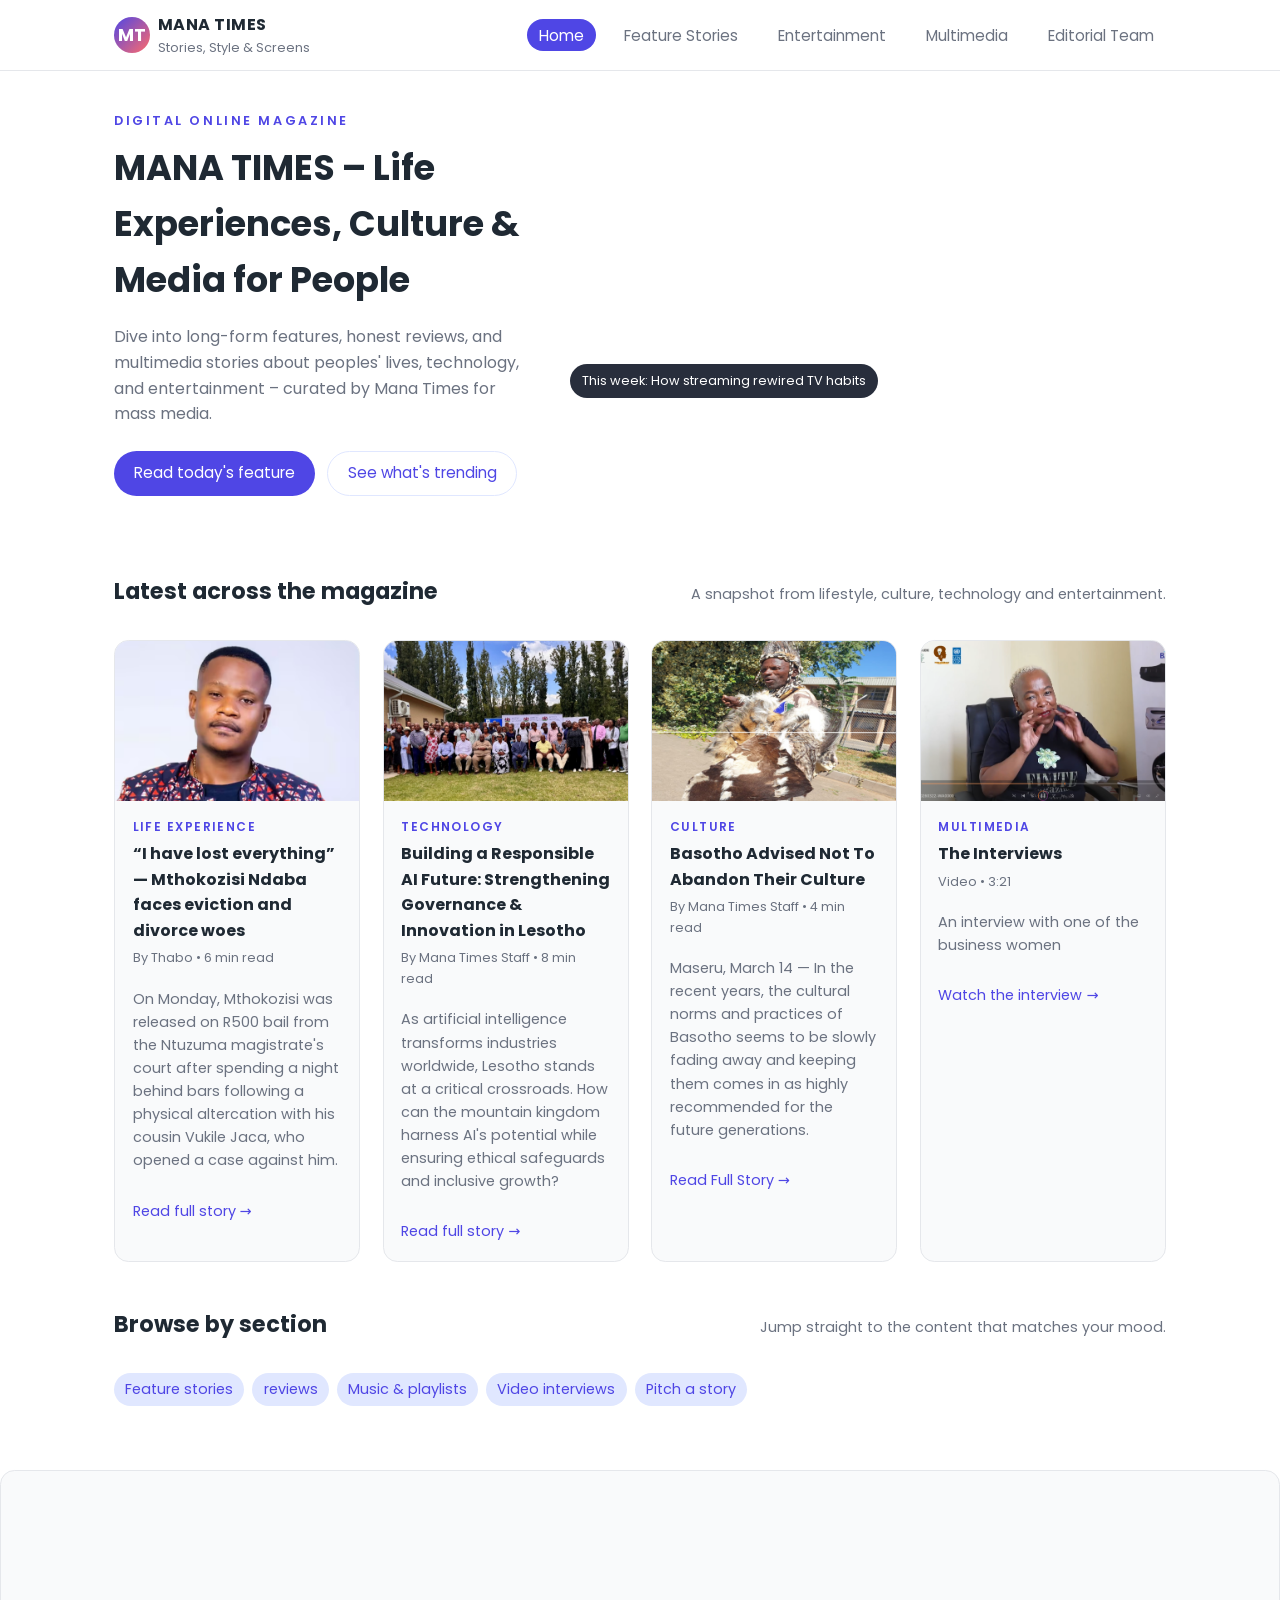
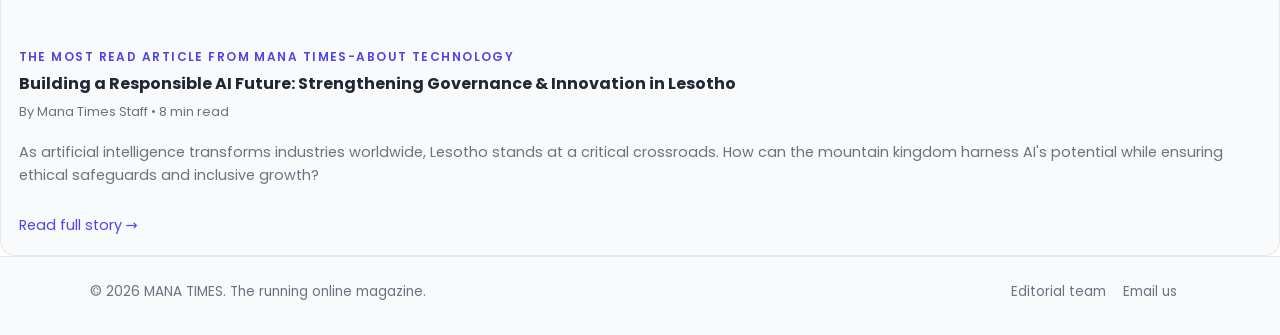
<file: index.html>
<!DOCTYPE html>
<html lang="en">
<head>
  <meta charset="UTF-8">
  <title>MANA TIMES – Online Magazine</title>
  <meta name="viewport" content="width=device-width, initial-scale=1">
  <link rel="stylesheet" href="style.css">
</head>
<body>
<header>
  <div class="header-inner">
    <a href="index.html" class="brand">
      <div class="brand-logo">MT</div>
      <div class="brand-text">
        <span>MANA TIMES</span>
        <span>Stories, Style & Screens</span>
      </div>
    </a>
    <nav>
      <ul>
        <li><a href="index.html" class="active">Home</a></li>
        <li><a href="features.html">Feature Stories</a></li>
        <li><a href="entertainment.html">Entertainment</a></li>
        <li><a href="multimedia.html">Multimedia</a></li>
        <li><a href="editorial.html">Editorial Team</a></li>
      </ul>
    </nav>
  </div>
</header>

<main class="wrapper">
  <section class="hero">
    <div>
      <div class="hero-tag">Digital Online Magazine</div>
      <h1 class="hero-title">MANA TIMES – Life Experiences, Culture & Media for People</h1>
      <p class="hero-subtitle">
        Dive into long-form features, honest reviews, and multimedia stories about peoples' lives,
        technology, and entertainment – curated by Mana Times for mass media.
      </p>
      <div class="hero-cta">
        <a href="features.html" class="button-primary">Read today's feature</a>
        <a href="entertainment.html" class="button-outline">See what's trending</a>
      </div>
    </div>
    <div class="hero-image">
      <div class="hero-label">This week: How streaming rewired TV habits</div>
    </div>
  </section>

  <section class="section">
    <div class="section-header">
      <h2 class="section-title">Latest across the magazine</h2>
      <p class="section-subtitle">A snapshot from lifestyle, culture, technology and entertainment.</p>
    </div>
    <div class="card-grid">
      <article class="card">
        <div class="card-image" style="background-image:url('mduduzii.png');"></div>
        <div class="card-body">
          <div class="card-tag">Life experience</div>
          <h3 class="card-title">“I have lost everything” — Mthokozisi Ndaba faces eviction and divorce woes</h3>
          <div class="card-meta">By Thabo • 6 min read</div>
          <p class="card-text">
            On Monday, Mthokozisi was released on R500 bail from the Ntuzuma magistrate's court after spending a night behind bars following a physical altercation with his cousin Vukile Jaca, who opened a case against him.
          </p>
          <a href="features.html#mthokozisi-story" class="card-link">Read full story →</a>
        </div>
      </article>

      <article class="card">
        <div class="card-image" style="background-image:url('ai.png');"></div>
        <div class="card-body">
          <div class="card-tag">Technology</div>
          <h3 class="card-title">Building a Responsible AI Future: Strengthening Governance & Innovation in Lesotho</h3>
          <div class="card-meta">By Mana Times Staff • 8 min read</div>
          <p class="card-text">
            As artificial intelligence transforms industries worldwide, Lesotho stands at a critical crossroads. 
            How can the mountain kingdom harness AI's potential while ensuring ethical safeguards and inclusive growth?
          </p>
          <a href="features.html#ai-lesotho" class="card-link">Read full story →</a>
        </div>
      </article>


      <article class="card">
        <div class="card-image" style="background-image:url('Screenshot (105).png');"></div>
        <div class="card-body">
          <div class="card-tag">Culture</div>
          <h3 class="card-title">Basotho Advised Not To Abandon Their Culture</h3>
          <div class="card-meta">By Mana Times Staff • 4 min read</div>
          <p class="card-text">Maseru, March 14 — In the recent years, the cultural norms and practices of Basotho seems to be slowly fading away and keeping them comes in as highly recommended for the future generations.
           
          </p>
          <a href="features.html" class="card-link">Read Full Story →</a>
        </div>
      </article>

      <article class="card">
        <div class="card-image" style="background-image:url('Screenshot (108).png");></div>
        <div class="card-body">
          <div class="card-tag">Multimedia</div>
          <h3 class="card-title"> The Interviews</h3>
          <div class="card-meta">Video • 3:21</div>
          <p class="card-text">
           An interview with one of the business women
          </p>
          <a href="multimedia.html#radio-interview" class="card-link">Watch the interview →</a>
        </div>
      </article>
    </div>
  </section>

  <section class="section">
    <div class="section-header">
      <h2 class="section-title">Browse by section</h2>
      <p class="section-subtitle">Jump straight to the content that matches your mood.</p>
    </div>
    <ul class="badge-list">
      <li><a href="features.html" class="card-link">Feature stories</a></li>
      <li><a href="entertainment.html#movies" class="card-link"> reviews</a></li>
      <li><a href="entertainment.html#music" class="card-link">Music & playlists</a></li>
      <li><a href="multimedia.html" class="card-link">Video interviews</a></li>
      <li><a href="editorial.html#contact" class="card-link">Pitch a story</a></li>
    </ul>
  </section>
</main>
    
      <article class="card">
        <div class="card-image" style="background-image:url('https://images.pexels.com/photos/8386440/pexels-photo-8386440.jpeg?auto=compress&cs=tinysrgb&w=1200');"></div>
        <div class="card-body">
          <div class="card-tag">THE MOST READ ARTICLE FROM MANA TIMES-About Technology</div>
          <h3 class="card-title">Building a Responsible AI Future: Strengthening Governance & Innovation in Lesotho</h3>
          <div class="card-meta">By Mana Times Staff • 8 min read</div>
          <p class="card-text">
            As artificial intelligence transforms industries worldwide, Lesotho stands at a critical crossroads. 
            How can the mountain kingdom harness AI's potential while ensuring ethical safeguards and inclusive growth?
          </p>
          <a href="features.html#ai-lesotho" class="card-link">Read full story →</a>
        </div>
      </article>



<footer>
  <div class="footer-inner">
    <div>© 2026 MANA TIMES. The running online magazine.</div>
    <div class="footer-links">
      <a href="editorial.html">Editorial team</a>
      <a href="mailto:onlinemagazine@manatimes">Email us</a>
    </div>
  </div>
</footer>
</body>
</html>
</file>
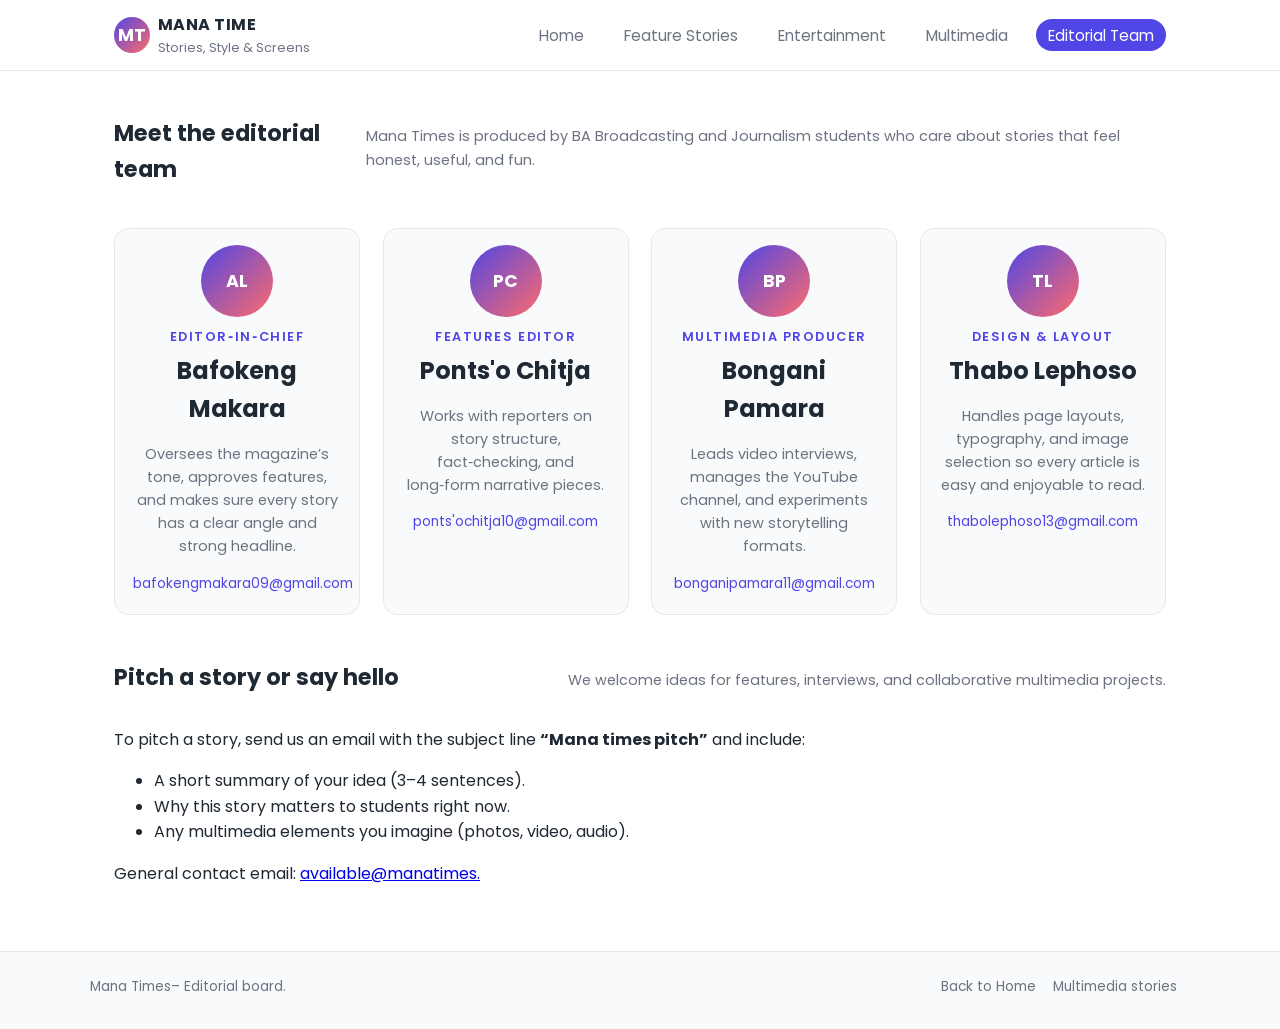
<file: editorial.html>
<!DOCTYPE html>
<html lang="en">
<head>
  <meta charset="UTF-8">
  <title>Editorial Team – MANA TIMES</title>
  <meta name="viewport" content="width=device-width, initial-scale=1">
  <link rel="stylesheet" href="style.css">
</head>
<body>
<header>
  <div class="header-inner">
    <a href="index.html" class="brand">
      <div class="brand-logo">MT</div>
      <div class="brand-text">
        <span>MANA TIME</span>
        <span>Stories, Style & Screens</span>
      </div>
    </a>
    <nav>
      <ul>
        <li><a href="index.html">Home</a></li>
        <li><a href="features.html">Feature Stories</a></li>
        <li><a href="entertainment.html">Entertainment</a></li>
        <li><a href="multimedia.html">Multimedia</a></li>
        <li><a href="editorial.html" class="active">Editorial Team</a></li>
      </ul>
    </nav>
  </div>
</header>

<main class="wrapper">
  <section class="section">
    <div class="section-header">
      <h1 class="section-title">Meet the editorial team</h1>
      <p class="section-subtitle">
        Mana Times is produced by BA Broadcasting and Journalism students who care about stories
        that feel honest, useful, and fun.
      </p>
    </div>
  </section>

  <section class="section">
    <div class="team-grid">
      <div class="team-card">
        <div class="team-avatar">AL</div>
        <div class="team-role">Editor‑in‑Chief</div>
        <h2 class="team-name">Bafokeng Makara</h2>
        <p class="team-bio">
          Oversees the magazine’s tone, approves features, and makes sure every story has a clear
          angle and strong headline.
        </p>
        <div class="team-contact">
          <a href="mailto:bafokeng.editor@manatimes.">bafokengmakara09@gmail.com</a>
        </div>
      </div>

      <div class="team-card">
        <div class="team-avatar">PC</div>
        <div class="team-role">Features Editor</div>
        <h2 class="team-name">Ponts'o Chitja</h2>
        <p class="team-bio">
          Works with reporters on story structure, fact‑checking, and long‑form narrative pieces.
        </p>
        <div class="team-contact">
          <a href="mailto:editorthabo.features@manatimes.">ponts'ochitja10@gmail.com</a>
        </div>
      </div>

      <div class="team-card">
        <div class="team-avatar">BP</div>
        <div class="team-role">Multimedia Producer</div>
        <h2 class="team-name">Bongani Pamara</h2>
        <p class="team-bio">
          Leads video interviews, manages the YouTube channel, and experiments with new storytelling
          formats.
        </p>
        <div class="team-contact">
          <a href="mailto:bongani.media@manatimes.example">bonganipamara11@gmail.com</a>
        </div>
      </div>

      <div class="team-card">
        <div class="team-avatar">TL</div>
        <div class="team-role">Design & Layout</div>
        <h2 class="team-name">Thabo Lephoso</h2>
        <p class="team-bio">
          Handles page layouts, typography, and image selection so every article is easy and
          enjoyable to read.
        </p>
        <div class="team-contact">
          <a href="mailto:thabo.design@manatimes.">thabolephoso13@gmail.com</a>
        </div>
      </div>
    </div>
  </section>

  <section class="section" id="contact">
    <div class="section-header">
      <h2 class="section-title">Pitch a story or say hello</h2>
      <p class="section-subtitle">
        We welcome ideas for features, interviews, and collaborative multimedia projects.
      </p>
    </div>
    <p>
      To pitch a story, send us an email with the subject line
      <strong>“Mana times pitch”</strong> and include:
    </p>
    <ul>
      <li>A short summary of your idea (3–4 sentences).</li>
      <li>Why this story matters to students right now.</li>
      <li>Any multimedia elements you imagine (photos, video, audio).</li>
    </ul>
    <p>
      General contact email:
      <a href="mailto:available@manatimes.example">available@manatimes.</a>
    </p>
  </section>
</main>

<footer>
  <div class="footer-inner">
    <div>Mana Times– Editorial board.</div>
    <div class="footer-links">
      <a href="index.html">Back to Home</a>
      <a href="multimedia.html">Multimedia stories</a>
    </div>
  </div>
</footer>
</body>
</html>
</file>
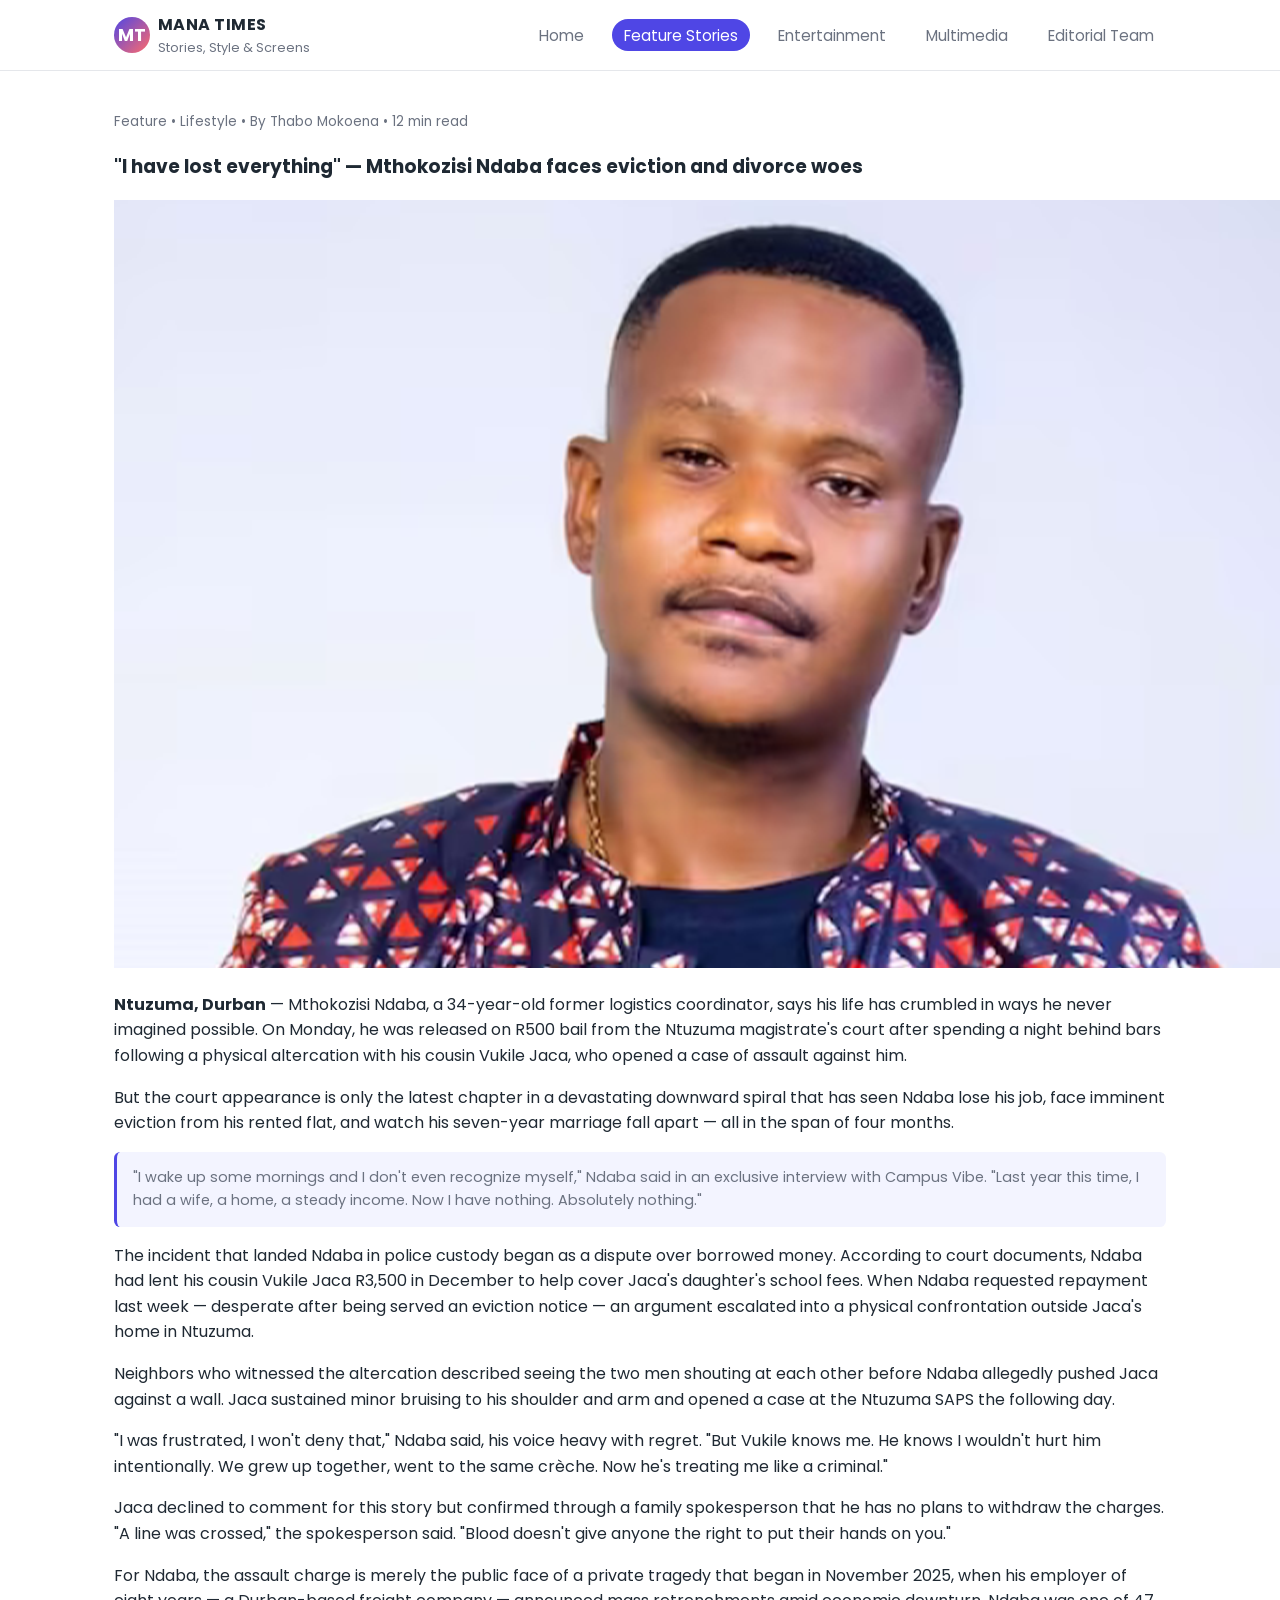
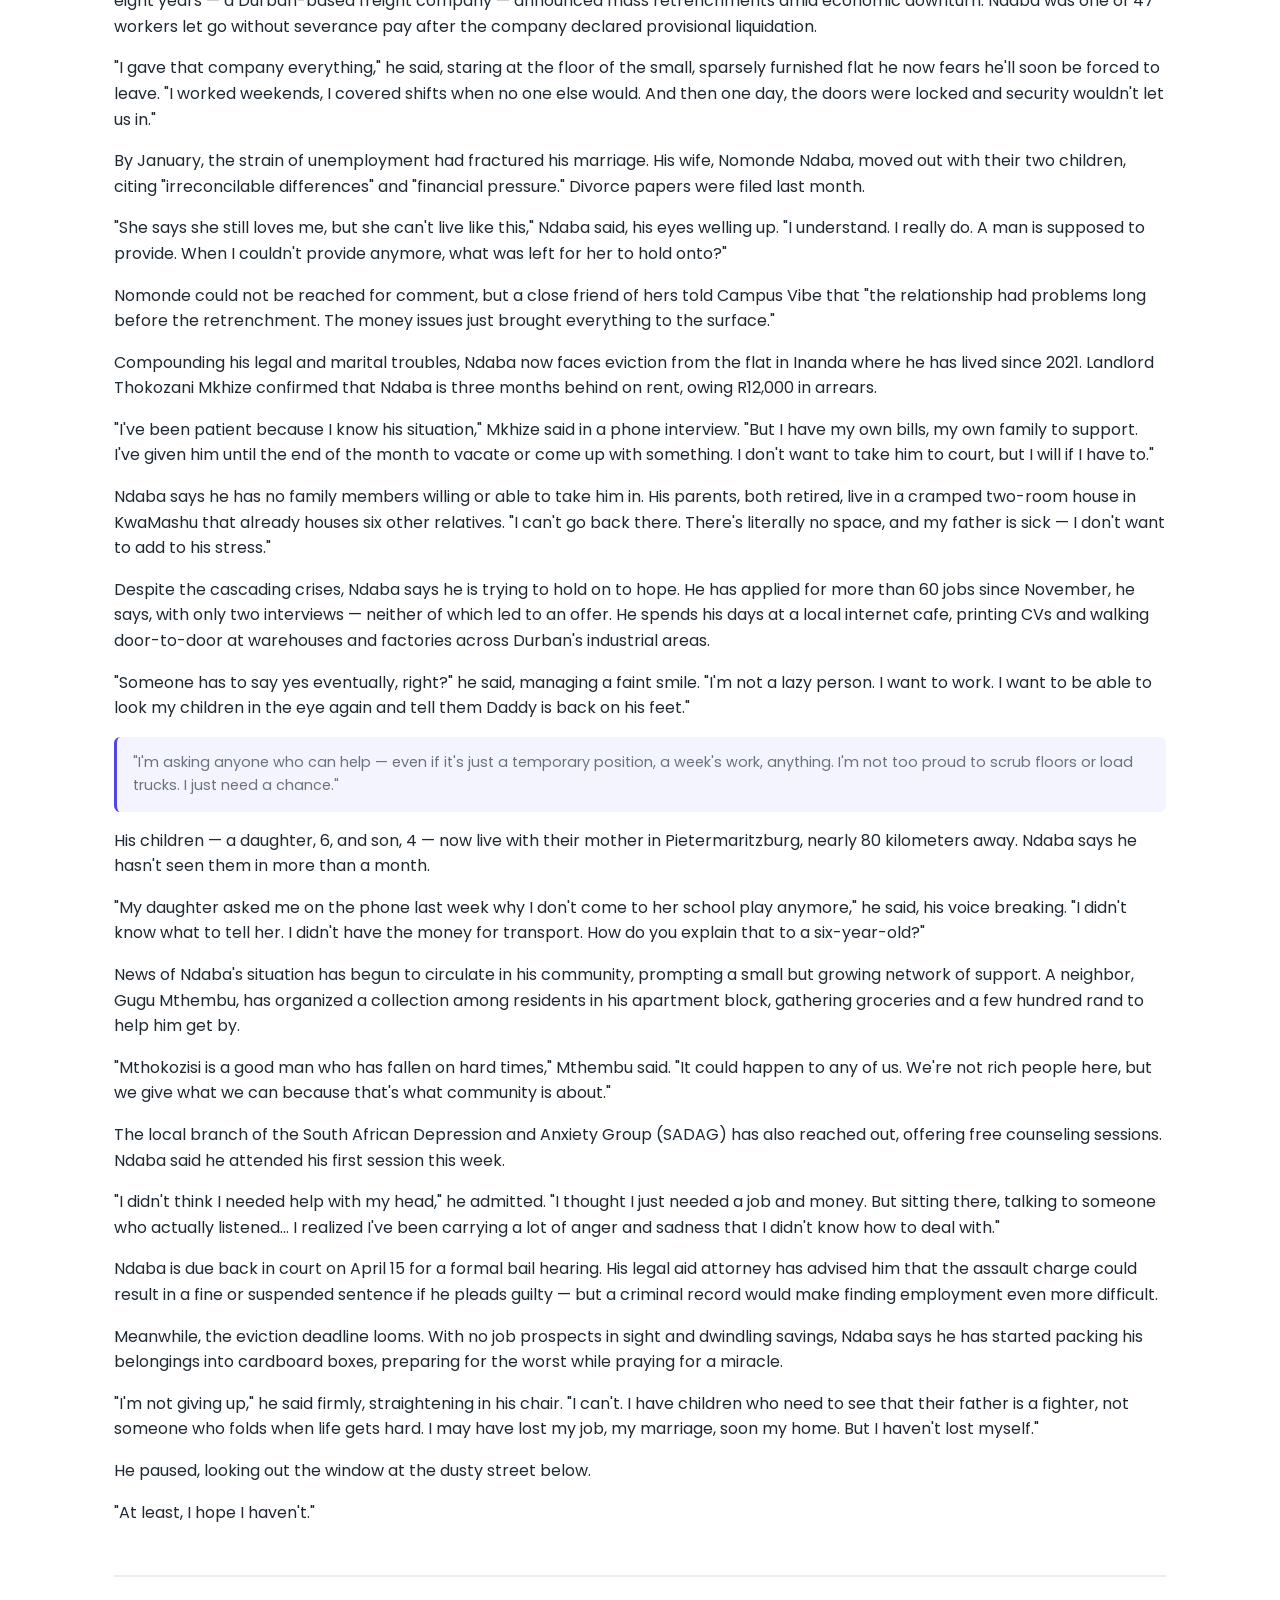
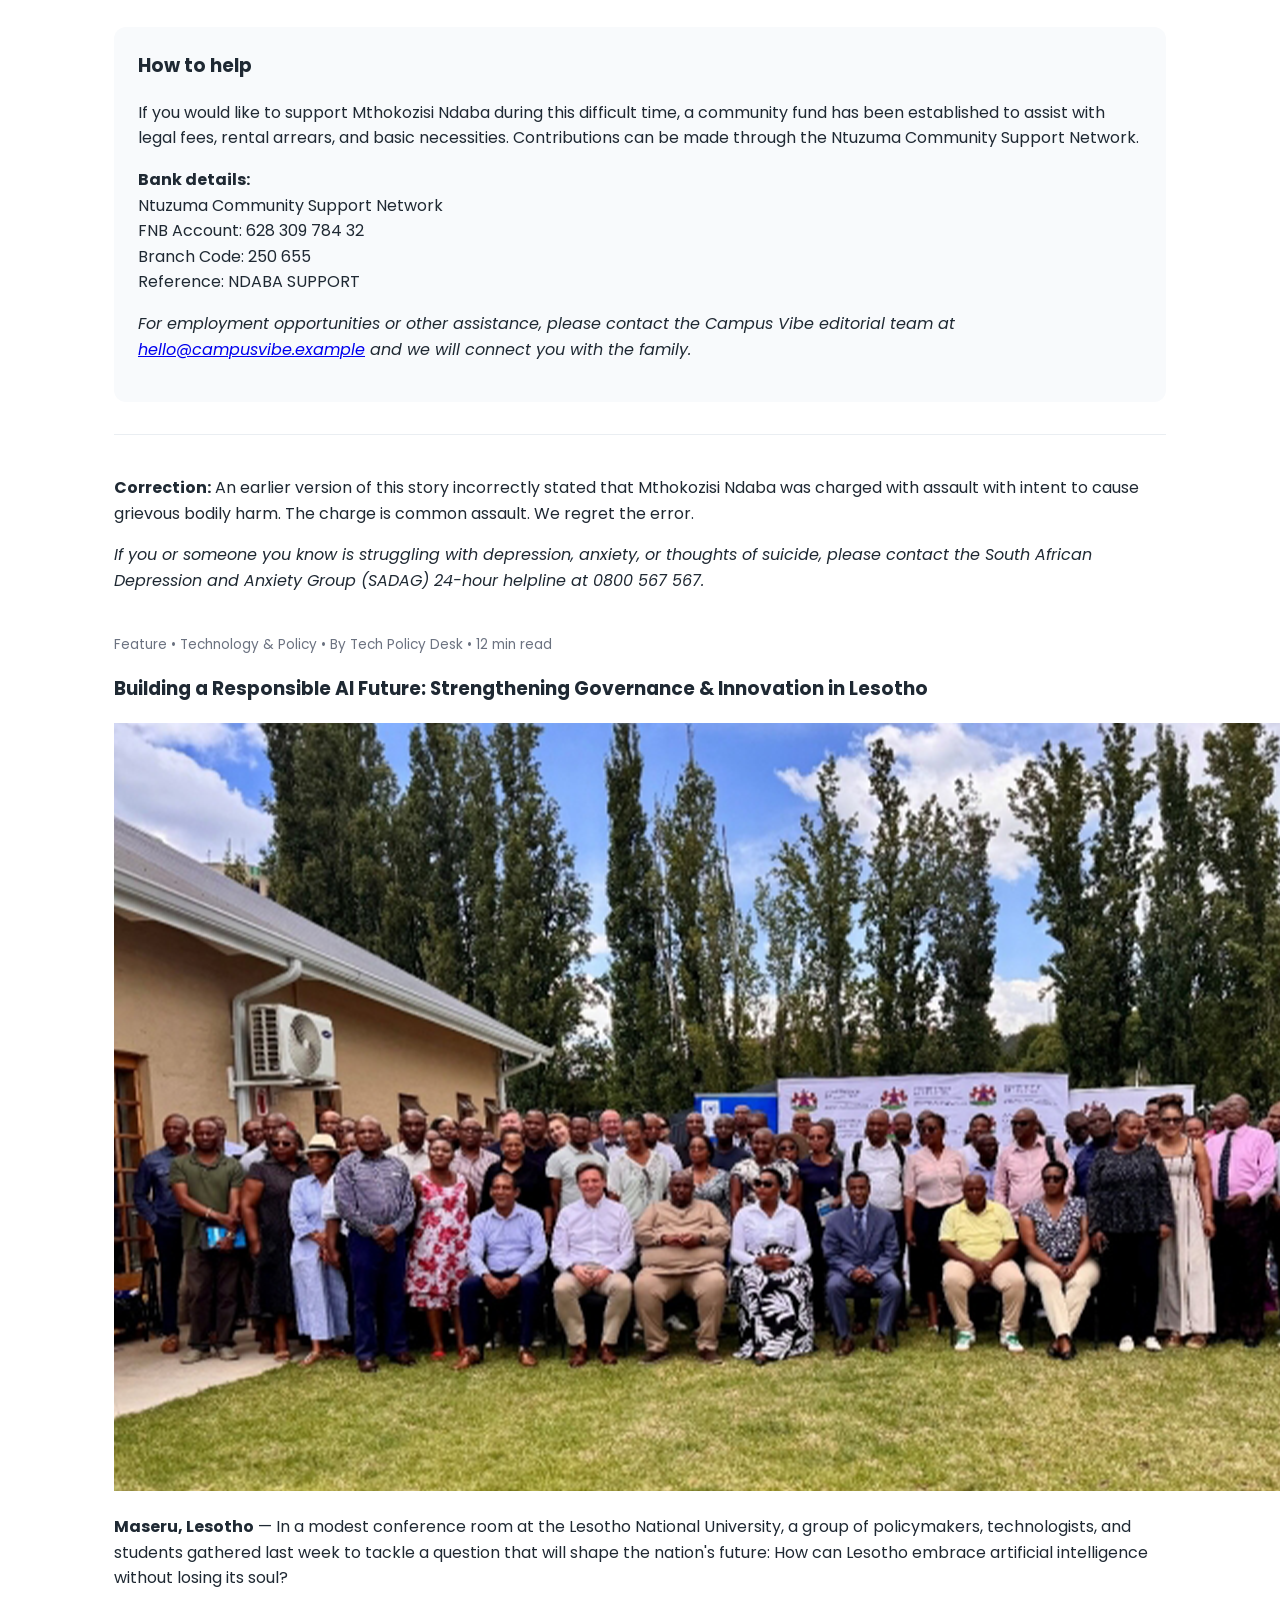
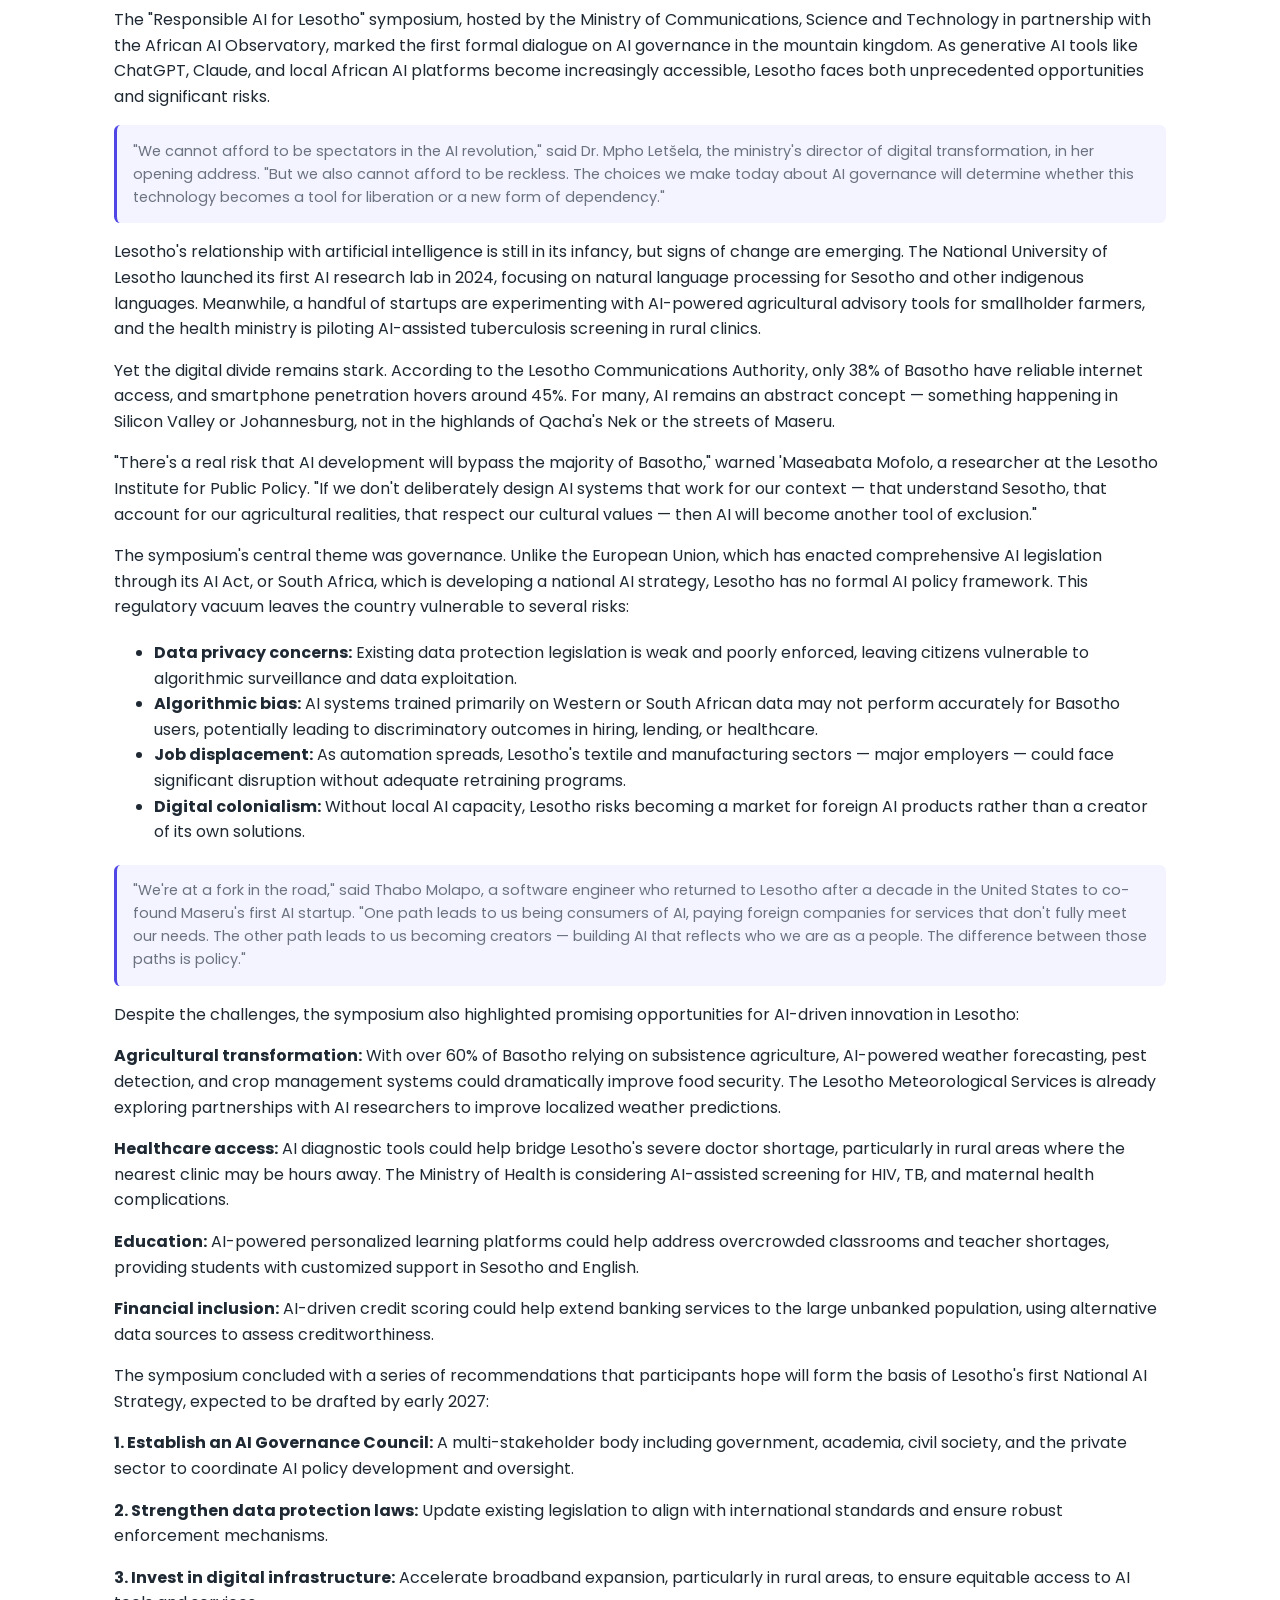
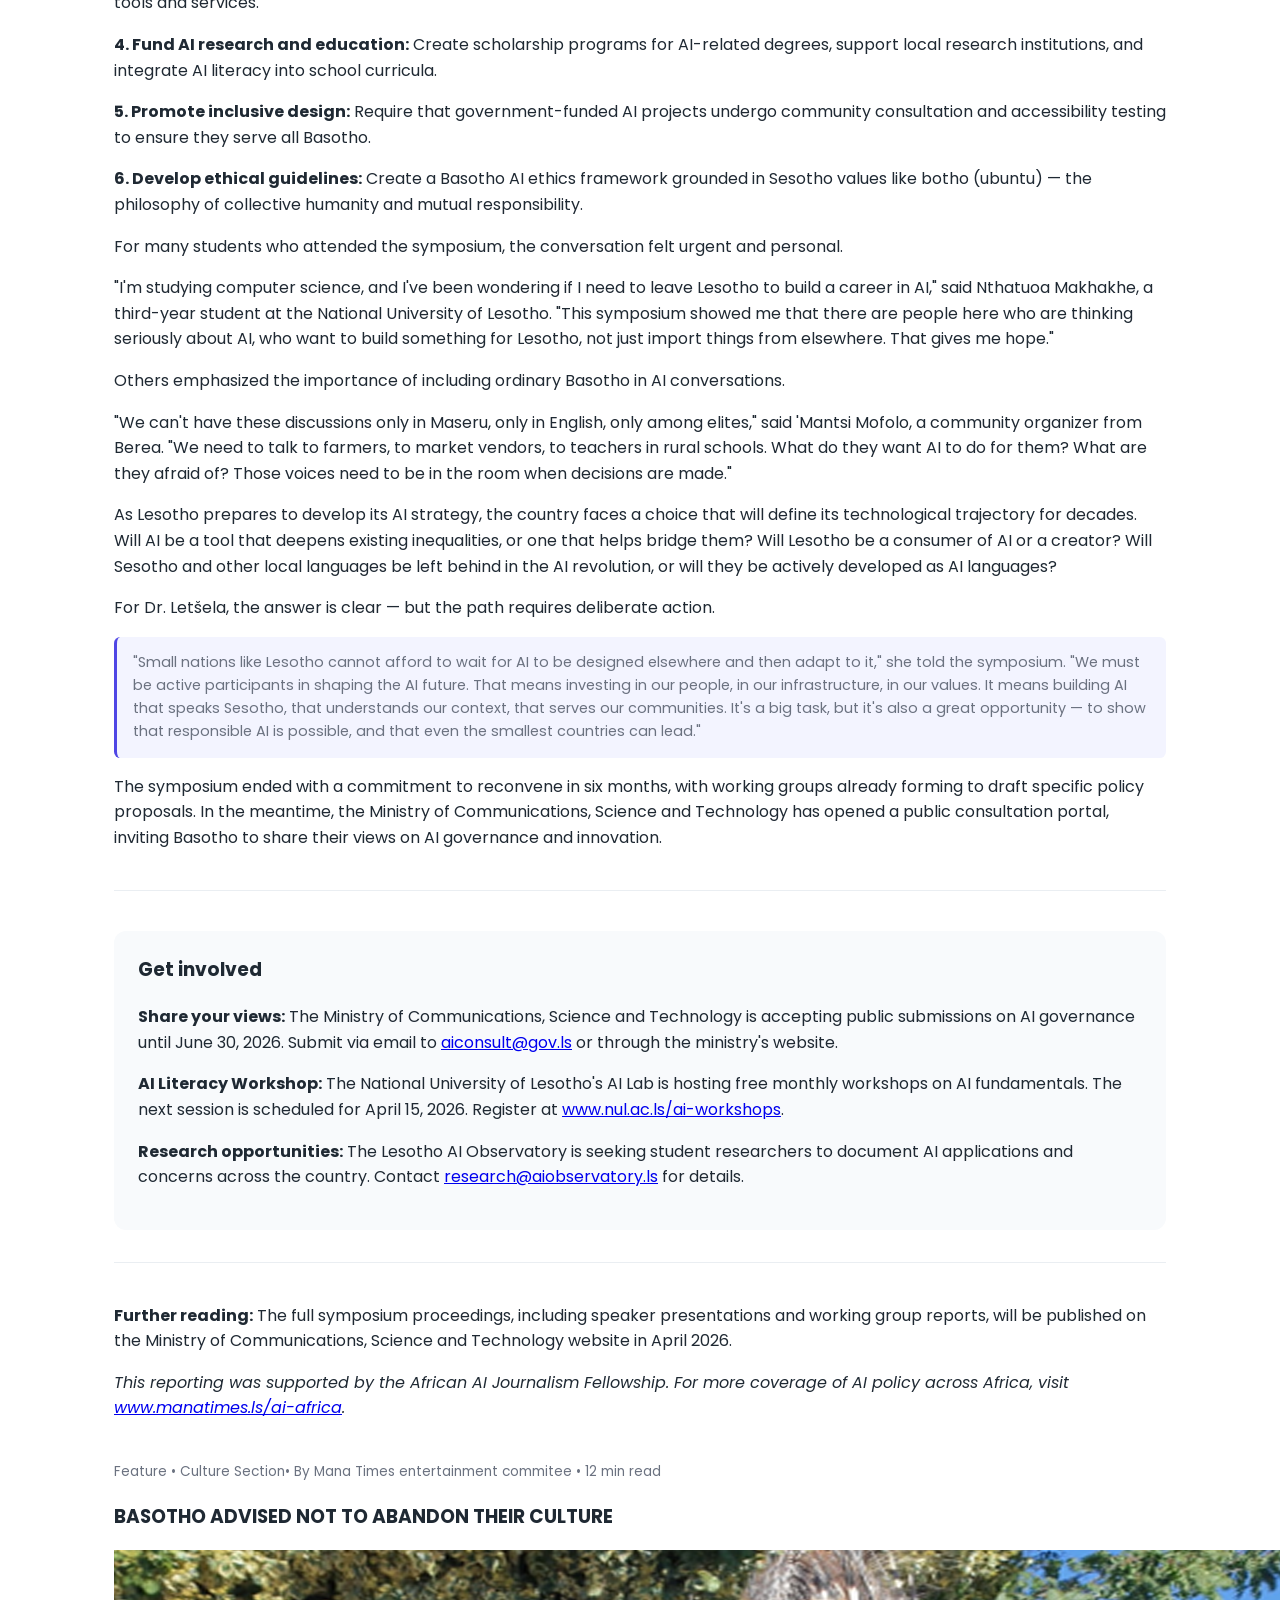
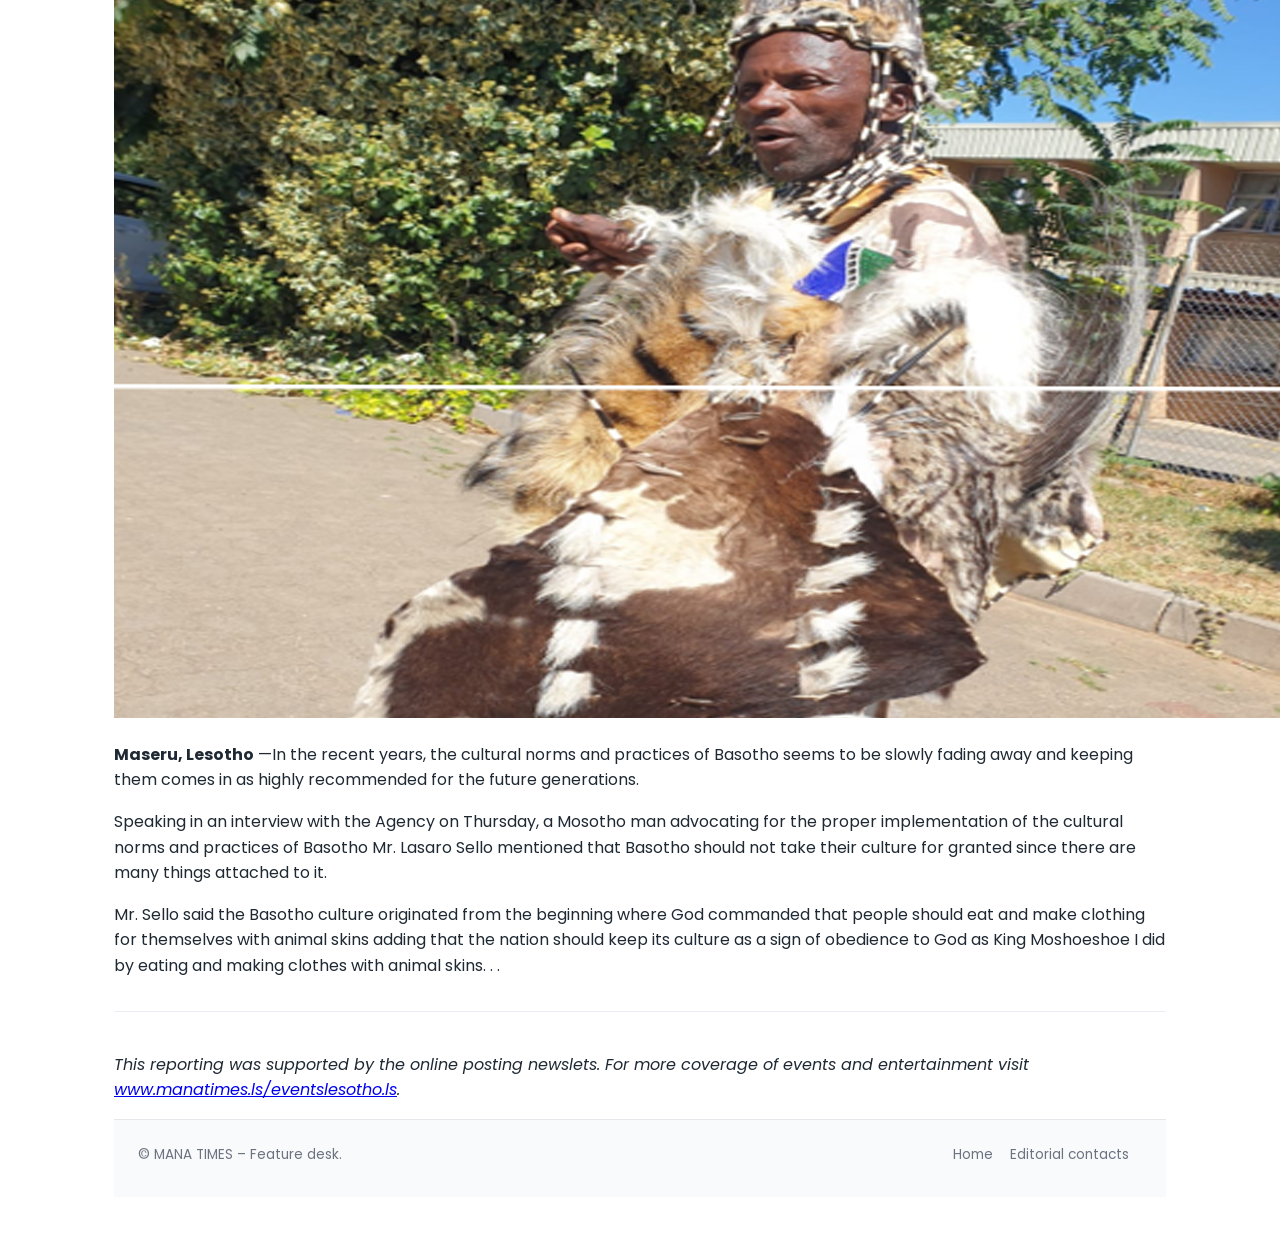
<file: features.html>
<!DOCTYPE html>
<html lang="en">
<head>
  <meta charset="UTF-8">
  <title>Feature Stories – MANA TIMES</title>
  <meta name="viewport" content="width=device-width, initial-scale=1">
  <link rel="stylesheet" href="style.css">
</head>
<body>
<header>
  <div class="header-inner">
    <a href="index.html" class="brand">
      <div class="brand-logo">MT</div>
      <div class="brand-text">
        <span>MANA TIMES</span>
        <span>Stories, Style & Screens</span>
      </div>
    </a>
    <nav>
      <ul>
        <li><a href="index.html">Home</a></li>
        <li><a href="features.html" class="active">Feature Stories</a></li>
        <li><a href="entertainment.html">Entertainment</a></li>
        <li><a href="multimedia.html">Multimedia</a></li>
        <li><a href="editorial.html">Editorial Team</a></li>
      </ul>
    </nav>
  </div>
</header>

<main class="wrapper">
  <!-- Mthokozisi Ndaba Feature Story - Full Article -->
  <section class="section" id="mthokozisi-story">
    <article class="full-article">
      <div class="article-meta">Feature • Lifestyle • By Thabo Mokoena • 12 min read</div>
      <h1>"I have lost everything" — Mthokozisi Ndaba faces eviction and divorce woes</h1>
      
       <img src="mduduzii.png"; height: 400px; background-size: cover; background-position: center; border-radius: 3px; margin: 3px 0;></div>
      
      <p><strong>Ntuzuma, Durban</strong> — Mthokozisi Ndaba, a 34-year-old former logistics coordinator, says his life has crumbled in ways he never imagined possible. On Monday, he was released on R500 bail from the Ntuzuma magistrate's court after spending a night behind bars following a physical altercation with his cousin Vukile Jaca, who opened a case of assault against him.</p>
      
      <p>But the court appearance is only the latest chapter in a devastating downward spiral that has seen Ndaba lose his job, face imminent eviction from his rented flat, and watch his seven-year marriage fall apart — all in the span of four months.</p>
      
      <div class="article-highlight">
        "I wake up some mornings and I don't even recognize myself," Ndaba said in an exclusive interview with Campus Vibe. "Last year this time, I had a wife, a home, a steady income. Now I have nothing. Absolutely nothing."
      </div>
      
      <p>The incident that landed Ndaba in police custody began as a dispute over borrowed money. According to court documents, Ndaba had lent his cousin Vukile Jaca R3,500 in December to help cover Jaca's daughter's school fees. When Ndaba requested repayment last week — desperate after being served an eviction notice — an argument escalated into a physical confrontation outside Jaca's home in Ntuzuma.</p>
      
      <p>Neighbors who witnessed the altercation described seeing the two men shouting at each other before Ndaba allegedly pushed Jaca against a wall. Jaca sustained minor bruising to his shoulder and arm and opened a case at the Ntuzuma SAPS the following day.</p>
      
      <p>"I was frustrated, I won't deny that," Ndaba said, his voice heavy with regret. "But Vukile knows me. He knows I wouldn't hurt him intentionally. We grew up together, went to the same crèche. Now he's treating me like a criminal."</p>
      
      <p>Jaca declined to comment for this story but confirmed through a family spokesperson that he has no plans to withdraw the charges. "A line was crossed," the spokesperson said. "Blood doesn't give anyone the right to put their hands on you."</p>
      
      <p>For Ndaba, the assault charge is merely the public face of a private tragedy that began in November 2025, when his employer of eight years — a Durban-based freight company — announced mass retrenchments amid economic downturn. Ndaba was one of 47 workers let go without severance pay after the company declared provisional liquidation.</p>
      
      <p>"I gave that company everything," he said, staring at the floor of the small, sparsely furnished flat he now fears he'll soon be forced to leave. "I worked weekends, I covered shifts when no one else would. And then one day, the doors were locked and security wouldn't let us in."</p>
      
      <p>By January, the strain of unemployment had fractured his marriage. His wife, Nomonde Ndaba, moved out with their two children, citing "irreconcilable differences" and "financial pressure." Divorce papers were filed last month.</p>
      
      <p>"She says she still loves me, but she can't live like this," Ndaba said, his eyes welling up. "I understand. I really do. A man is supposed to provide. When I couldn't provide anymore, what was left for her to hold onto?"</p>
      
      <p>Nomonde could not be reached for comment, but a close friend of hers told Campus Vibe that "the relationship had problems long before the retrenchment. The money issues just brought everything to the surface."</p>
      
      <p>Compounding his legal and marital troubles, Ndaba now faces eviction from the flat in Inanda where he has lived since 2021. Landlord Thokozani Mkhize confirmed that Ndaba is three months behind on rent, owing R12,000 in arrears.</p>
      
      <p>"I've been patient because I know his situation," Mkhize said in a phone interview. "But I have my own bills, my own family to support. I've given him until the end of the month to vacate or come up with something. I don't want to take him to court, but I will if I have to."</p>
      
      <p>Ndaba says he has no family members willing or able to take him in. His parents, both retired, live in a cramped two-room house in KwaMashu that already houses six other relatives. "I can't go back there. There's literally no space, and my father is sick — I don't want to add to his stress."</p>
      
      <p>Despite the cascading crises, Ndaba says he is trying to hold on to hope. He has applied for more than 60 jobs since November, he says, with only two interviews — neither of which led to an offer. He spends his days at a local internet cafe, printing CVs and walking door-to-door at warehouses and factories across Durban's industrial areas.</p>
      
      <p>"Someone has to say yes eventually, right?" he said, managing a faint smile. "I'm not a lazy person. I want to work. I want to be able to look my children in the eye again and tell them Daddy is back on his feet."</p>
      
      <div class="article-highlight">
        "I'm asking anyone who can help — even if it's just a temporary position, a week's work, anything. I'm not too proud to scrub floors or load trucks. I just need a chance."
      </div>
      
      <p>His children — a daughter, 6, and son, 4 — now live with their mother in Pietermaritzburg, nearly 80 kilometers away. Ndaba says he hasn't seen them in more than a month.</p>
      
      <p>"My daughter asked me on the phone last week why I don't come to her school play anymore," he said, his voice breaking. "I didn't know what to tell her. I didn't have the money for transport. How do you explain that to a six-year-old?"</p>
      
      <p>News of Ndaba's situation has begun to circulate in his community, prompting a small but growing network of support. A neighbor, Gugu Mthembu, has organized a collection among residents in his apartment block, gathering groceries and a few hundred rand to help him get by.</p>
      
      <p>"Mthokozisi is a good man who has fallen on hard times," Mthembu said. "It could happen to any of us. We're not rich people here, but we give what we can because that's what community is about."</p>
      
      <p>The local branch of the South African Depression and Anxiety Group (SADAG) has also reached out, offering free counseling sessions. Ndaba said he attended his first session this week.</p>
      
      <p>"I didn't think I needed help with my head," he admitted. "I thought I just needed a job and money. But sitting there, talking to someone who actually listened... I realized I've been carrying a lot of anger and sadness that I didn't know how to deal with."</p>
      
      <p>Ndaba is due back in court on April 15 for a formal bail hearing. His legal aid attorney has advised him that the assault charge could result in a fine or suspended sentence if he pleads guilty — but a criminal record would make finding employment even more difficult.</p>
      
      <p>Meanwhile, the eviction deadline looms. With no job prospects in sight and dwindling savings, Ndaba says he has started packing his belongings into cardboard boxes, preparing for the worst while praying for a miracle.</p>
      
      <p>"I'm not giving up," he said firmly, straightening in his chair. "I can't. I have children who need to see that their father is a fighter, not someone who folds when life gets hard. I may have lost my job, my marriage, soon my home. But I haven't lost myself."</p>
      
      <p>He paused, looking out the window at the dusty street below.</p>
      
      <p>"At least, I hope I haven't."</p>
      
      <hr style="margin: 50px 0; border: none; border-top: 2px solid var(--border-light, #eaeef2);">
      
      <div style="background: var(--bg-muted, #f8fafc); padding: 24px; border-radius: 12px;">
        <h3 style="margin-top: 0;">How to help</h3>
        <p>If you would like to support Mthokozisi Ndaba during this difficult time, a community fund has been established to assist with legal fees, rental arrears, and basic necessities. Contributions can be made through the Ntuzuma Community Support Network.</p>
        <p><strong>Bank details:</strong><br>
        Ntuzuma Community Support Network<br>
        FNB Account: 628 309 784 32<br>
        Branch Code: 250 655<br>
        Reference: NDABA SUPPORT</p>
        <p><em>For employment opportunities or other assistance, please contact the Campus Vibe editorial team at <a href="mailto:hello@campusvibe.example">hello@campusvibe.example</a> and we will connect you with the family.</em></p>
      </div>
      
      <div style="margin-top: 32px; padding-top: 24px; border-top: 1px solid var(--border-light, #eaeef2);">
        <p><strong>Correction:</strong> An earlier version of this story incorrectly stated that Mthokozisi Ndaba was charged with assault with intent to cause grievous bodily harm. The charge is common assault. We regret the error.</p>
        <p><em>If you or someone you know is struggling with depression, anxiety, or thoughts of suicide, please contact the South African Depression and Anxiety Group (SADAG) 24-hour helpline at 0800 567 567.</em></p>
      </div>
    </article>
  </section>

  <!-- Building a Responsible AI Future - Full Article -->
  <section class="section" id="ai-lesotho">
    <article class="full-article">
      <div class="article-meta">Feature • Technology & Policy • By Tech Policy Desk • 12 min read</div>
      <h1>Building a Responsible AI Future: Strengthening Governance & Innovation in Lesotho</h1>
      
     <img src="ai.png"; height: 400px; background-size: cover; background-position: center; border-radius: 12px; margin: 24px 0;></div>

      <p><strong>Maseru, Lesotho</strong> — In a modest conference room at the Lesotho National University, a group of policymakers, technologists, and students gathered last week to tackle a question that will shape the nation's future: How can Lesotho embrace artificial intelligence without losing its soul?</p>
      
      <p>The "Responsible AI for Lesotho" symposium, hosted by the Ministry of Communications, Science and Technology in partnership with the African AI Observatory, marked the first formal dialogue on AI governance in the mountain kingdom. As generative AI tools like ChatGPT, Claude, and local African AI platforms become increasingly accessible, Lesotho faces both unprecedented opportunities and significant risks.</p>
      
      <div class="article-highlight">
        "We cannot afford to be spectators in the AI revolution," said Dr. Mpho Letšela, the ministry's director of digital transformation, in her opening address. "But we also cannot afford to be reckless. The choices we make today about AI governance will determine whether this technology becomes a tool for liberation or a new form of dependency."
      </div>
      
      <p>Lesotho's relationship with artificial intelligence is still in its infancy, but signs of change are emerging. The National University of Lesotho launched its first AI research lab in 2024, focusing on natural language processing for Sesotho and other indigenous languages. Meanwhile, a handful of startups are experimenting with AI-powered agricultural advisory tools for smallholder farmers, and the health ministry is piloting AI-assisted tuberculosis screening in rural clinics.</p>
      
      <p>Yet the digital divide remains stark. According to the Lesotho Communications Authority, only 38% of Basotho have reliable internet access, and smartphone penetration hovers around 45%. For many, AI remains an abstract concept — something happening in Silicon Valley or Johannesburg, not in the highlands of Qacha's Nek or the streets of Maseru.</p>
      
      <p>"There's a real risk that AI development will bypass the majority of Basotho," warned 'Maseabata Mofolo, a researcher at the Lesotho Institute for Public Policy. "If we don't deliberately design AI systems that work for our context — that understand Sesotho, that account for our agricultural realities, that respect our cultural values — then AI will become another tool of exclusion."</p>
      
      <p>The symposium's central theme was governance. Unlike the European Union, which has enacted comprehensive AI legislation through its AI Act, or South Africa, which is developing a national AI strategy, Lesotho has no formal AI policy framework. This regulatory vacuum leaves the country vulnerable to several risks:</p>
      
      <ul style="margin: 20px 0; padding-left: 40px;">
        <li><strong>Data privacy concerns:</strong> Existing data protection legislation is weak and poorly enforced, leaving citizens vulnerable to algorithmic surveillance and data exploitation.</li>
        <li><strong>Algorithmic bias:</strong> AI systems trained primarily on Western or South African data may not perform accurately for Basotho users, potentially leading to discriminatory outcomes in hiring, lending, or healthcare.</li>
        <li><strong>Job displacement:</strong> As automation spreads, Lesotho's textile and manufacturing sectors — major employers — could face significant disruption without adequate retraining programs.</li>
        <li><strong>Digital colonialism:</strong> Without local AI capacity, Lesotho risks becoming a market for foreign AI products rather than a creator of its own solutions.</li>
      </ul>
      
      <div class="article-highlight">
        "We're at a fork in the road," said Thabo Molapo, a software engineer who returned to Lesotho after a decade in the United States to co-found Maseru's first AI startup. "One path leads to us being consumers of AI, paying foreign companies for services that don't fully meet our needs. The other path leads to us becoming creators — building AI that reflects who we are as a people. The difference between those paths is policy."
      </div>
      
      <p>Despite the challenges, the symposium also highlighted promising opportunities for AI-driven innovation in Lesotho:</p>
      
      <p><strong>Agricultural transformation:</strong> With over 60% of Basotho relying on subsistence agriculture, AI-powered weather forecasting, pest detection, and crop management systems could dramatically improve food security. The Lesotho Meteorological Services is already exploring partnerships with AI researchers to improve localized weather predictions.</p>
      
      <p><strong>Healthcare access:</strong> AI diagnostic tools could help bridge Lesotho's severe doctor shortage, particularly in rural areas where the nearest clinic may be hours away. The Ministry of Health is considering AI-assisted screening for HIV, TB, and maternal health complications.</p>
      
      <p><strong>Education:</strong> AI-powered personalized learning platforms could help address overcrowded classrooms and teacher shortages, providing students with customized support in Sesotho and English.</p>
      
      <p><strong>Financial inclusion:</strong> AI-driven credit scoring could help extend banking services to the large unbanked population, using alternative data sources to assess creditworthiness.</p>
      
      <p>The symposium concluded with a series of recommendations that participants hope will form the basis of Lesotho's first National AI Strategy, expected to be drafted by early 2027:</p>
      
      <p><strong>1. Establish an AI Governance Council:</strong> A multi-stakeholder body including government, academia, civil society, and the private sector to coordinate AI policy development and oversight.</p>
      
      <p><strong>2. Strengthen data protection laws:</strong> Update existing legislation to align with international standards and ensure robust enforcement mechanisms.</p>
      
      <p><strong>3. Invest in digital infrastructure:</strong> Accelerate broadband expansion, particularly in rural areas, to ensure equitable access to AI tools and services.</p>
      
      <p><strong>4. Fund AI research and education:</strong> Create scholarship programs for AI-related degrees, support local research institutions, and integrate AI literacy into school curricula.</p>
      
      <p><strong>5. Promote inclusive design:</strong> Require that government-funded AI projects undergo community consultation and accessibility testing to ensure they serve all Basotho.</p>
      
      <p><strong>6. Develop ethical guidelines:</strong> Create a Basotho AI ethics framework grounded in Sesotho values like botho (ubuntu) — the philosophy of collective humanity and mutual responsibility.</p>
      
      <p>For many students who attended the symposium, the conversation felt urgent and personal.</p>
      
      <p>"I'm studying computer science, and I've been wondering if I need to leave Lesotho to build a career in AI," said Nthatuoa Makhakhe, a third-year student at the National University of Lesotho. "This symposium showed me that there are people here who are thinking seriously about AI, who want to build something for Lesotho, not just import things from elsewhere. That gives me hope."</p>
      
      <p>Others emphasized the importance of including ordinary Basotho in AI conversations.</p>
      
      <p>"We can't have these discussions only in Maseru, only in English, only among elites," said 'Mantsi Mofolo, a community organizer from Berea. "We need to talk to farmers, to market vendors, to teachers in rural schools. What do they want AI to do for them? What are they afraid of? Those voices need to be in the room when decisions are made."</p>
      
      <p>As Lesotho prepares to develop its AI strategy, the country faces a choice that will define its technological trajectory for decades. Will AI be a tool that deepens existing inequalities, or one that helps bridge them? Will Lesotho be a consumer of AI or a creator? Will Sesotho and other local languages be left behind in the AI revolution, or will they be actively developed as AI languages?</p>
      
      <p>For Dr. Letšela, the answer is clear — but the path requires deliberate action.</p>
      
      <div class="article-highlight">
        "Small nations like Lesotho cannot afford to wait for AI to be designed elsewhere and then adapt to it," she told the symposium. "We must be active participants in shaping the AI future. That means investing in our people, in our infrastructure, in our values. It means building AI that speaks Sesotho, that understands our context, that serves our communities. It's a big task, but it's also a great opportunity — to show that responsible AI is possible, and that even the smallest countries can lead."
      </div>
      
      <p>The symposium ended with a commitment to reconvene in six months, with working groups already forming to draft specific policy proposals. In the meantime, the Ministry of Communications, Science and Technology has opened a public consultation portal, inviting Basotho to share their views on AI governance and innovation.</p>
      
      <hr style="margin: 40px 0; border: none; border-top: 1px solid var(--border-light, #eaeef2);">
      
      <div style="background: var(--bg-muted, #f8fafc); padding: 24px; border-radius: 12px;">
        <h3 style="margin-top: 0;">Get involved</h3>
        <p><strong>Share your views:</strong> The Ministry of Communications, Science and Technology is accepting public submissions on AI governance until June 30, 2026. Submit via email to <a href="mailto:aiconsult@gov.ls">aiconsult@gov.ls</a> or through the ministry's website.</p>
        <p><strong>AI Literacy Workshop:</strong> The National University of Lesotho's AI Lab is hosting free monthly workshops on AI fundamentals. The next session is scheduled for April 15, 2026. Register at <a href="#">www.nul.ac.ls/ai-workshops</a>.</p>
        <p><strong>Research opportunities:</strong> The Lesotho AI Observatory is seeking student researchers to document AI applications and concerns across the country. Contact <a href="mailto:research@aiobservatory.ls">research@aiobservatory.ls</a> for details.</p>
      </div>
      
      <div style="margin-top: 32px; padding-top: 24px; border-top: 1px solid var(--border-light, #eaeef2);">
        <p><strong>Further reading:</strong> The full symposium proceedings, including speaker presentations and working group reports, will be published on the Ministry of Communications, Science and Technology website in April 2026.</p>
        <p><em>This reporting was supported by the African AI Journalism Fellowship. For more coverage of AI policy across Africa, visit <a href="#">www.manatimes.ls/ai-africa</a>.</em></p>
      </div>
    </article>
  </section>

   <!-- Letofe Wraps up in Style-Mana Times -->
  <section class="section" id="ai-lesotho">
    <article class="full-article">
      <div class="article-meta">Feature • Culture Section• By Mana Times entertainment commitee • 12 min read</div>
      <h1>BASOTHO ADVISED NOT TO ABANDON THEIR CULTURE</h1>
      
     <img src="Screenshot (105).png"; height: 400px; background-size: cover; background-position: center; border-radius: 12px; margin: 24px 0;></div>
      
      <p><strong>Maseru, Lesotho</strong> —In the recent years, the cultural norms and practices of Basotho seems to be slowly fading away and keeping them comes in as highly recommended for the future generations. 

      <p>Speaking in an interview with the Agency on Thursday, a Mosotho man advocating for the proper implementation of the cultural norms and practices of Basotho Mr. Lasaro Sello mentioned that Basotho should not take their culture for granted since there are many things attached to it.</p>

      <p>Mr. Sello said the Basotho culture originated from the beginning where God commanded that people should eat and make clothing for themselves with animal skins adding that the nation should keep its culture as a sign of obedience to God as King Moshoeshoe I did by eating and making clothes with animal skins. . .
      </p>

      <p> 
      </p>
      
  
      </div>
      
      <div style="margin-top: 32px; padding-top: 24px; border-top: 1px solid var(--border-light, #eaeef2);">
        <p><em>This reporting was supported by the online posting newslets. For more coverage of events and entertainment visit <a href="#">www.manatimes.ls/eventslesotho.ls</a>.</em></p>
      </div>
    </article>
  </section>

<footer>
  <div class="footer-inner">
    <div>© MANA TIMES – Feature desk.</div>
    <div class="footer-links">
      <a href="index.html">Home</a>
      <a href="editorial.html">Editorial contacts</a>
    </div>
  </div>
</footer>
</body>
</html>
</file>
<file: style.css>
/* Google Font */
@import url('https://fonts.googleapis.com/css2?family=Poppins:wght@300;400;600;700&display=swap');

:root {
  --bg: #ffffff;
  --text: #1f2933;
  --accent: #4f46e5;
  --accent-soft: #e0e7ff;
  --muted: #6b7280;
  --border: #e5e7eb;
  --card-bg: #f9fafb;
  --danger: #ff6b6b;
}

*,
*::before,
*::after {
  box-sizing: border-box;
}

body {
  margin: 0;
  font-family: 'Poppins', system-ui, -apple-system, BlinkMacSystemFont, sans-serif;
  background-color: var(--bg);
  color: var(--text);
  line-height: 1.6;
}

/* Layout */

.wrapper {
  max-width: 1100px;
  margin: 0 auto;
  padding: 0 1.5rem 3rem;
}

header {
  border-bottom: 1px solid var(--border);
  background-color: #ffffffee;
  backdrop-filter: blur(10px);
  position: sticky;
  top: 0;
  z-index: 20;
}

.header-inner {
  max-width: 1100px;
  margin: 0 auto;
  padding: 0.75rem 1.5rem;
  display: flex;
  align-items: center;
  justify-content: space-between;
}

.brand {
  display: flex;
  align-items: center;
  gap: 0.5rem;
  text-decoration: none;
  color: var(--text);
}

.brand-logo {
  width: 36px;
  height: 36px;
  border-radius: 999px;
  background: linear-gradient(135deg, var(--accent), var(--danger));
  display: flex;
  align-items: center;
  justify-content: center;
  color: #fff;
  font-weight: 700;
  font-size: 1.1rem;
}

.brand-text {
  display: flex;
  flex-direction: column;
}

.brand-text span:first-child {
  font-weight: 700;
  letter-spacing: 0.03em;
}

.brand-text span:last-child {
  font-size: 0.8rem;
  color: var(--muted);
}

/* Navigation */

nav ul {
  list-style: none;
  display: flex;
  gap: 1rem;
  padding: 0;
  margin: 0;
}

nav a {
  text-decoration: none;
  font-size: 0.95rem;
  color: var(--muted);
  padding: 0.35rem 0.75rem;
  border-radius: 999px;
  transition: background-color 0.2s, color 0.2s;
}

nav a:hover {
  background-color: var(--accent-soft);
  color: var(--accent);
}

nav a.active {
  background-color: var(--accent);
  color: #fff;
}

/* Hero */

.hero {
  display: grid;
  grid-template-columns: minmax(0, 2fr) minmax(0, 3fr);
  gap: 2rem;
  padding: 2.5rem 0 2rem;
  align-items: center;
}

.hero-tag {
  font-size: 0.8rem;
  letter-spacing: 0.2em;
  text-transform: uppercase;
  color: var(--accent);
  font-weight: 600;
}

.hero-title {
  font-size: 2.2rem;
  margin: 0.5rem 0;
}

.hero-subtitle {
  color: var(--muted);
  margin-bottom: 1.5rem;
}

.hero-cta {
  display: flex;
  flex-wrap: wrap;
  gap: 0.75rem;
}

.button-primary,
.button-outline {
  border-radius: 999px;
  border: 1px solid transparent;
  padding: 0.6rem 1.2rem;
  font-size: 0.95rem;
  text-decoration: none;
  cursor: pointer;
  display: inline-flex;
  align-items: center;
  gap: 0.4rem;
}

.button-primary {
  background-color: var(--accent);
  color: #fff;
}

.button-primary:hover {
  background-color: #3730a3;
}

.button-outline {
  background-color: transparent;
  color: var(--accent);
  border-color: var(--accent-soft);
}

.button-outline:hover {
  background-color: var(--accent-soft);
}

.hero-image {
  border-radius: 1rem;
  overflow: hidden;
  position: relative;
  min-height: 220px;
  background-image: url('https://images.pexels.com/photos/1181675/pexels-photo-1181675.jpeg?auto=compress&cs=tinysrgb&w=1200');
  background-size: cover;
  background-position: center;
}

.hero-label {
  position: absolute;
  bottom: 1rem;
  left: 1rem;
  background-color: #111827e6;
  color: #fff;
  padding: 0.4rem 0.75rem;
  border-radius: 999px;
  font-size: 0.8rem;
}

/* Sections & cards */

.section {
  margin-top: 2.5rem;
}

.section-header {
  display: flex;
  justify-content: space-between;
  align-items: baseline;
  gap: 1rem;
  margin-bottom: 1.25rem;
}

.section-title {
  font-size: 1.4rem;
  margin: 0;
}

.section-subtitle {
  font-size: 0.9rem;
  color: var(--muted);
}

.card-grid {
  display: grid;
  grid-template-columns: repeat(auto-fit, minmax(240px, 1fr));
  gap: 1.4rem;
}

.card {
  background-color: var(--card-bg);
  border-radius: 0.9rem;
  overflow: hidden;
  border: 1px solid var(--border);
  display: flex;
  flex-direction: column;
  min-height: 100%;
}

.card-image {
  height: 160px;
  background-size: cover;
  background-position: center;
}

.card-body {
  padding: 1rem 1.1rem 1.1rem;
  display: flex;
  flex-direction: column;
  gap: 0.3rem;
}

.card-tag {
  font-size: 0.75rem;
  text-transform: uppercase;
  letter-spacing: 0.12em;
  color: var(--accent);
  font-weight: 600;
}

.card-title {
  font-size: 1rem;
  margin: 0;
}

.card-meta {
  font-size: 0.8rem;
  color: var(--muted);
}

.card-text {
  font-size: 0.9rem;
  color: var(--muted);
}

.card-link {
  margin-top: 0.5rem;
  font-size: 0.9rem;
  text-decoration: none;
  color: var(--accent);
}

.card-link:hover {
  text-decoration: underline;
}

/* Layout helpers */

.two-column {
  display: grid;
  grid-template-columns: minmax(0, 3fr) minmax(0, 2fr);
  gap: 2rem;
}

/* Lists */

.badge-list {
  display: flex;
  flex-wrap: wrap;
  gap: 0.5rem;
  padding-left: 0;
  list-style: none;
}

.badge-list li {
  font-size: 0.8rem;
  background-color: var(--accent-soft);
  color: var(--accent);
  border-radius: 999px;
  padding: 0.3rem 0.7rem;
}

/* Article-like content */

.article {
  max-width: 750px;
}

.article-meta {
  font-size: 0.85rem;
  color: var(--muted);
  margin-bottom: 0.5rem;
}

.article h1 {
  font-size: 1.8rem;
  margin-top: 0;
}

.article p {
  margin: 0.6rem 0;
}

.article-highlight {
  padding: 0.9rem 1rem;
  border-left: 3px solid var(--accent);
  background-color: #f3f4ff;
  border-radius: 0.4rem;
  font-size: 0.9rem;
  color: var(--muted);
}

/* Multimedia */

.media-grid {
  display: grid;
  grid-template-columns: repeat(auto-fit, minmax(260px, 1fr));
  gap: 1.5rem;
}

.media-item iframe,
.media-item video {
  width: 100%;
  border-radius: 0.8rem;
  border: none;
  aspect-ratio: 16 / 9;
}

.media-caption {
  font-size: 0.9rem;
  color: var(--muted);
  margin-top: 0.4rem;
}

/* Gallery */

.gallery-grid {
  display: grid;
  grid-template-columns: repeat(auto-fit, minmax(140px, 1fr));
  gap: 0.9rem;
}

.gallery-item {
  border-radius: 0.7rem;
  overflow: hidden;
  border: 1px solid var(--border);
  background-color: var(--card-bg);
}

.gallery-item img {
  width: 100%;
  display: block;
}

.gallery-caption {
  padding: 0.4rem 0.6rem;
  font-size: 0.8rem;
  color: var(--muted);
}

/* Team */

.team-grid {
  display: grid;
  grid-template-columns: repeat(auto-fit, minmax(220px, 1fr));
  gap: 1.4rem;
}

.team-card {
  background-color: var(--card-bg);
  border-radius: 0.9rem;
  border: 1px solid var(--border);
  padding: 1rem 1.1rem 1.2rem;
  text-align: center;
}

.team-avatar {
  width: 72px;
  height: 72px;
  border-radius: 999px;
  margin: 0 auto 0.6rem;
  background: linear-gradient(135deg, var(--accent), var(--danger));
  display: flex;
  align-items: center;
  justify-content: center;
  color: #fff;
  font-weight: 700;
  font-size: 1.1rem;
}

.team-role {
  font-size: 0.8rem;
  text-transform: uppercase;
  letter-spacing: 0.12em;
  color: var(--accent);
  font-weight: 600;
}

.team-name {
  margin: 0.3rem 0 0.4rem;
}

.team-bio {
  font-size: 0.9rem;
  color: var(--muted);
}

.team-contact {
  margin-top: 0.5rem;
  font-size: 0.85rem;
}

.team-contact a {
  color: var(--accent);
  text-decoration: none;
}

/* Tables */

.table {
  width: 100%;
  border-collapse: collapse;
  font-size: 0.9rem;
  margin-top: 0.5rem;
}

.table th,
.table td {
  border: 1px solid var(--border);
  padding: 0.55rem 0.7rem;
  text-align: left;
}

.table th {
  background-color: var(--card-bg);
}

/* Footer */

footer {
  border-top: 1px solid var(--border);
  padding: 1.5rem 1.5rem 2rem;
  font-size: 0.85rem;
  color: var(--muted);
  background-color: #f9fafb;
}

.footer-inner {
  max-width: 1100px;
  margin: 0 auto;
  display: flex;
  justify-content: space-between;
  flex-wrap: wrap;
  gap: 0.75rem;
}

.footer-links a {
  margin-right: 0.8rem;
  color: var(--muted);
  text-decoration: none;
}

.footer-links a:hover {
  color: var(--accent);
}

/* Responsive */

@media (max-width: 800px) {
  .hero {
    grid-template-columns: 1fr;
  }

  .two-column {
    grid-template-columns: 1fr;
  }

  .header-inner {
    flex-direction: column;
    align-items: flex-start;
    gap: 0.7rem;
  }

  nav ul {
    flex-wrap: wrap;
  }
}
</file>
